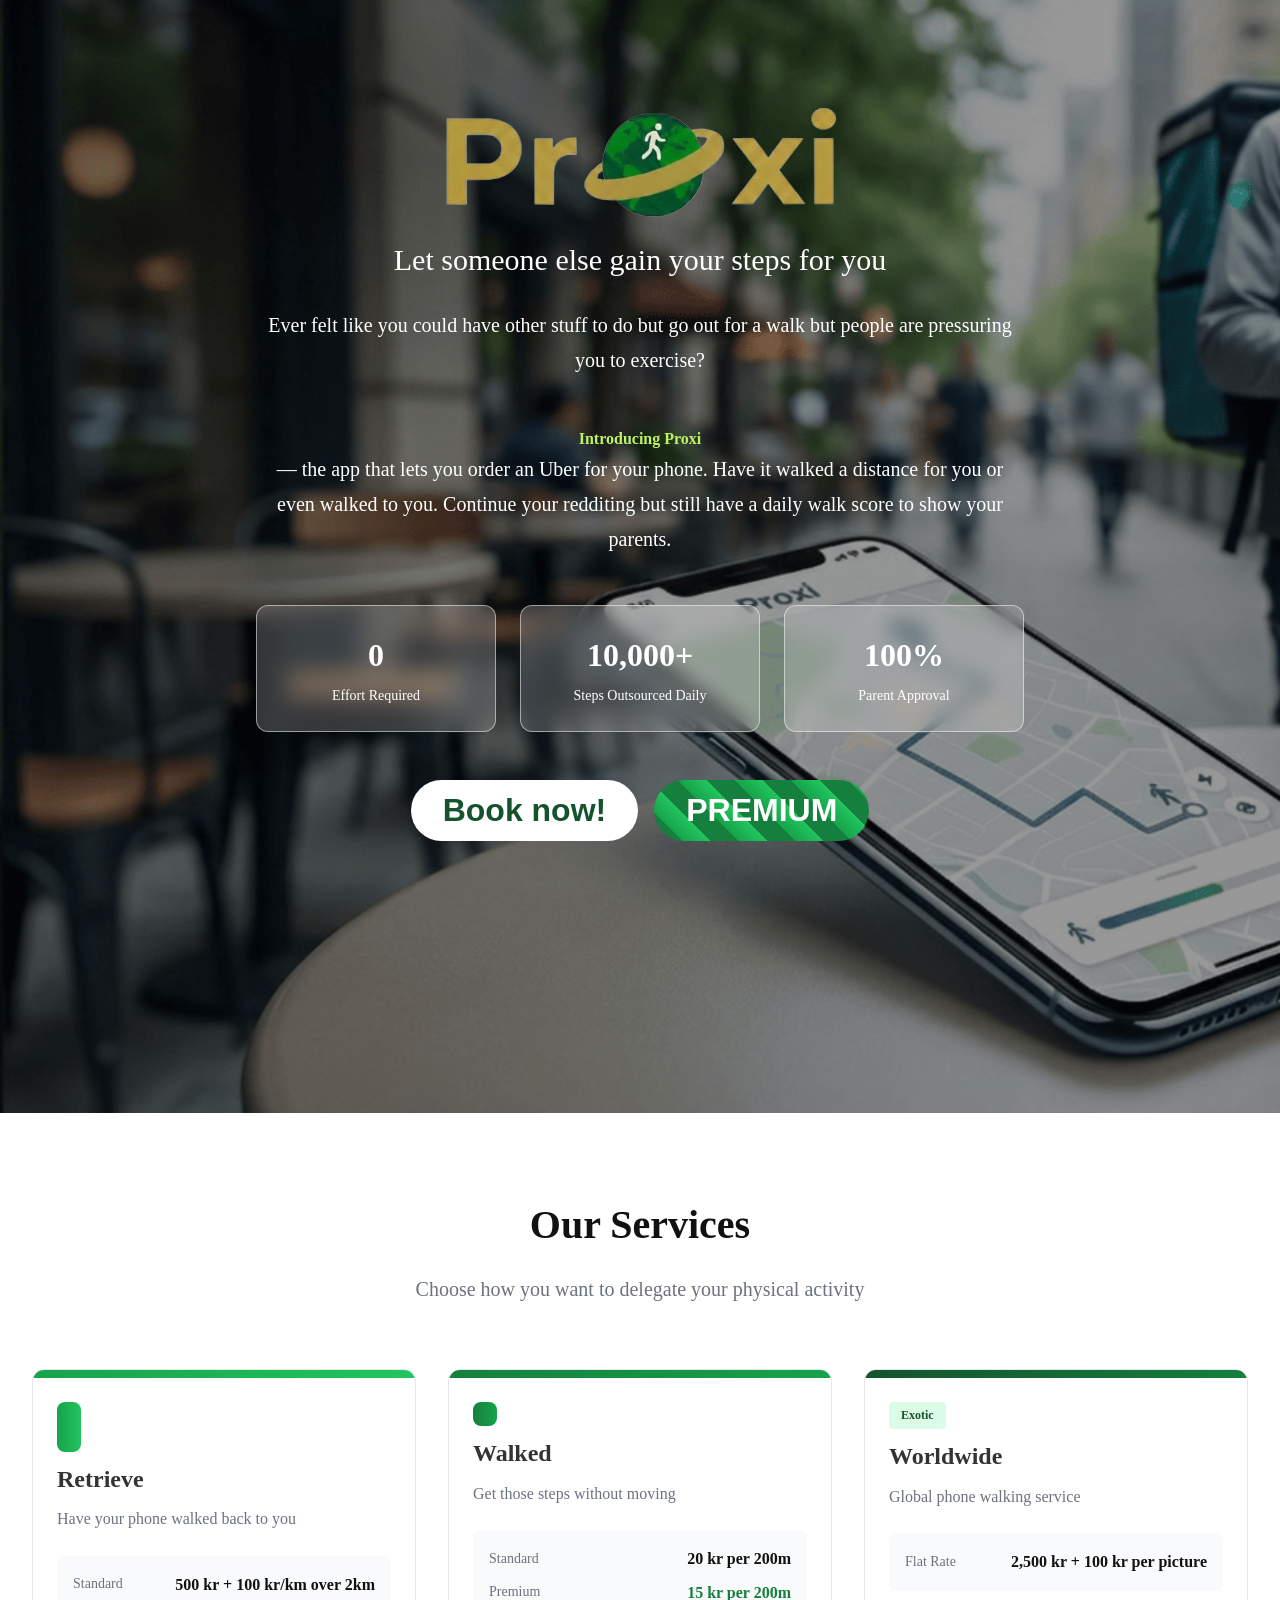
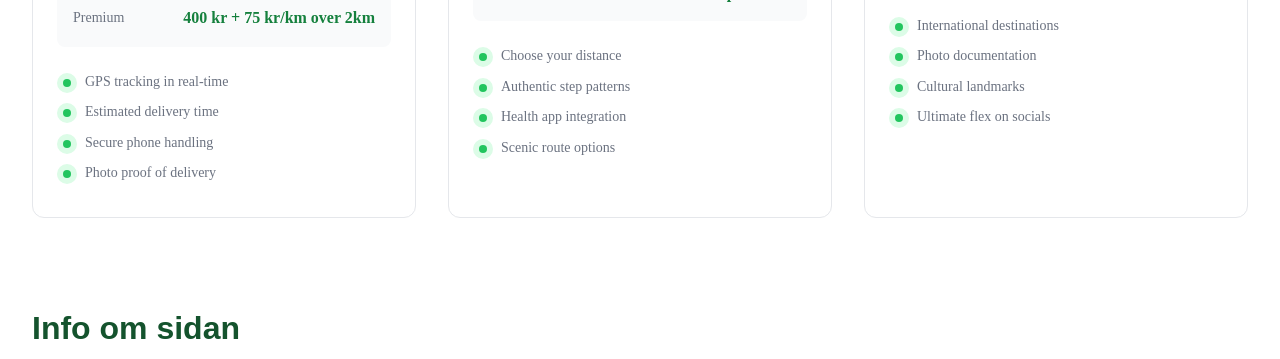
<file: index.html>
<!DOCTYPE html>
<html lang="en">

<head>
    <meta charset="UTF-8">
    <meta name="viewport" content="width=device-width, initial-scale=1.0">
    <title>Proxi</title>
    <link rel="stylesheet" href="style.css">
</head>

<body>
    <section class="hero">
        <div class="hero-logo">
            <img src="Company_name-no_background-smaller.png" alt="logo">
        </div>
        <p class="hero-tagline">Let someone else gain your steps for you</p>

        <p class="hero-description">
            Ever felt like you could have other stuff to do but go out for a walk but people are pressuring you to
            exercise?
        <p class="highlight">Introducing Proxi</p> 
        <p class="hero-description">— the app that lets you order an Uber for your phone.
        Have it walked a distance for you or even walked to you. Continue your redditing but still have a daily walk
        score to show your parents.</p>
        <div class="hero-stats">
            <div class="stat-card">
                <div class="stat-value">0</div>
                <div class="stat-label">Effort Required</div>
            </div>
            <div class="stat-card">
                <div class="stat-value">10,000+</div>
                <div class="stat-label">Steps Outsourced Daily</div>
            </div>
            <div class="stat-card">
                <div class="stat-value">100%</div>
                <div class="stat-label">Parent Approval</div>
            </div>
        </div>
        <div class="hero-buttons">
            <button class="btn" onclick="window.location.href ='booking.html'">Book now!</button>
            <button class="btn-premium" onclick="window.location.href ='premium.html'">PREMIUM</button>
        </div>
        <div class="filter"></div>
    </section>
    <section class="services">
        <div class="container">
            <div class="section-header">
                <h2>Our Services</h2>
                <p>Choose how you want to delegate your physical activity</p>
            </div>

            <div class="services-grid">
                <!-- Retrieve Service -->
                <div class="service-card">
                    <div class="service-gradient gradient-1"></div>
                    <div class="service-header">
                        <div class="service-icon gradient-1">
                            <svg viewBox="0 0 24 24" fill="none" stroke="currentColor" stroke-width="2">
                                <polygon points="3 11 22 2 13 21 11 13 3 11"></polygon>
                            </svg>
                        </div>
                    </div>
                    <h3>Retrieve</h3>
                    <p class="service-description">Have your phone walked back to you</p>

                    <div class="service-pricing">
                        <div class="price-row">
                            <p>Standard</p>
                            <p class="price">500 kr + 100 kr/km over 2km</p>
                        </div>
                        <div class="price-row premium">
                            <p>Premium</p>
                            <p class="price">400 kr + 75 kr/km over 2km</p>
                        </div>
                    </div>

                    <ul class="service-features">
                        <li>
                            <p class="check"></p>GPS tracking in real-time
                        </li>
                        <li>
                            <p class="check"></p>Estimated delivery time
                        </li>
                        <li>
                            <p class="check"></p>Secure phone handling
                        </li>
                        <li>
                            <p class="check"></p>Photo proof of delivery
                        </li>
                    </ul>
                </div>

                <!-- Walked Service -->
                <div class="service-card">
                    <div class="service-gradient gradient-2"></div>
                    <div class="service-header">
                        <div class="service-icon gradient-2">
                        </div>
                    </div>
                    <h3>Walked</h3>
                    <p class="service-description">Get those steps without moving</p>

                    <div class="service-pricing">
                        <div class="price-row">
                            <p>Standard</p>
                            <p class="price">20 kr per 200m</p>
                        </div>
                        <div class="price-row premium">
                            <p>Premium</p>
                            <p class="price">15 kr per 200m</p>
                        </div>
                    </div>

                    <ul class="service-features">
                        <li>
                            <p class="check"></p>Choose your distance
                        </li>
                        <li>
                            <p class="check"></p>Authentic step patterns
                        </li>
                        <li>
                            <p class="check"></p>Health app integration
                        </li>
                        <li>
                            <p class="check"></p>Scenic route options
                        </li>
                    </ul>
                </div>

                <!-- Worldwide Service -->
                <div class="service-card">
                    <div class="service-gradient gradient-3"></div>
                    <div class="service-header">
                        <p class="badge">Exotic</p>
                    </div>
                    <h3>Worldwide</h3>
                    <p class="service-description">Global phone walking service</p>

                    <div class="service-pricing">
                        <div class="price-row">
                            <p>Flat Rate</p>
                            <p class="price">2,500 kr + 100 kr per picture</p>
                        </div>
                    </div>

                    <ul class="service-features">
                        <li>
                            <p class="check"></p>International destinations
                        </li>
                        <li>
                            <p class="check"></p>Photo documentation
                        </li>
                        <li>
                            <p class="check"></p>Cultural landmarks
                        </li>
                        <li>
                            <p class="check"></p>Ultimate flex on socials
                        </li>
                    </ul>
                </div>
            </div>
        </div>
    </section>
    <button class="btn" onclick="window.location.href='info.html'">Info om sidan</button>

</body>

</html>
</file>
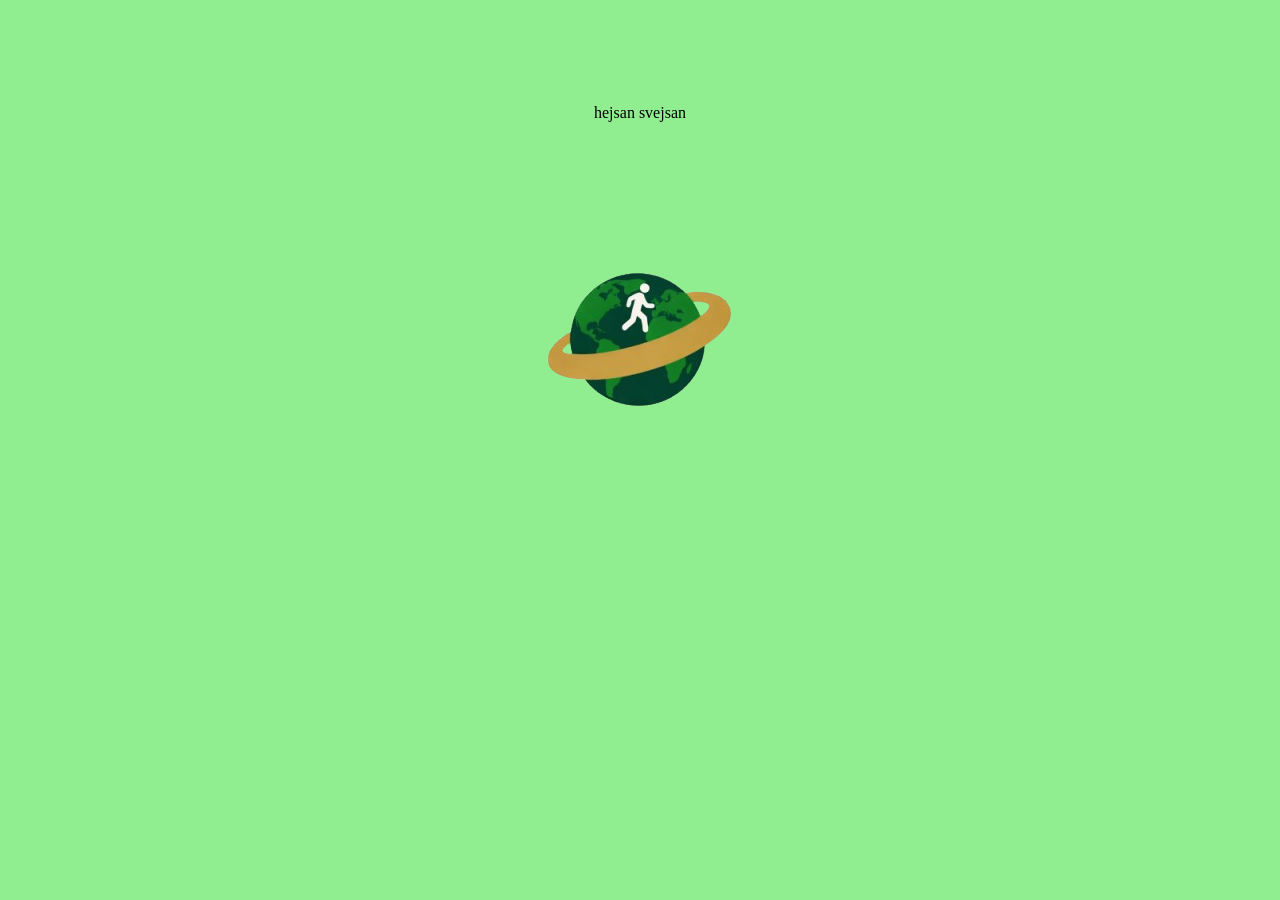
<file: booking.html>
<!DOCTYPE html>
<html lang="en">
<head>
    <meta charset="UTF-8">
    <meta name="viewport" content="width=device-width, initial-scale=1.0">
    <title>booking</title>
    <link rel="stylesheet" href="extra.css">
</head>
<body>
    <main>
        <nav>
            <p>hejsan svejsan</p>
            <button class="home" onclick="window.location.href = 'index.html'"><img src="Icon - no background.png" alt=""></button>
        </nav>
    </main>
</body>
</html>
</file>
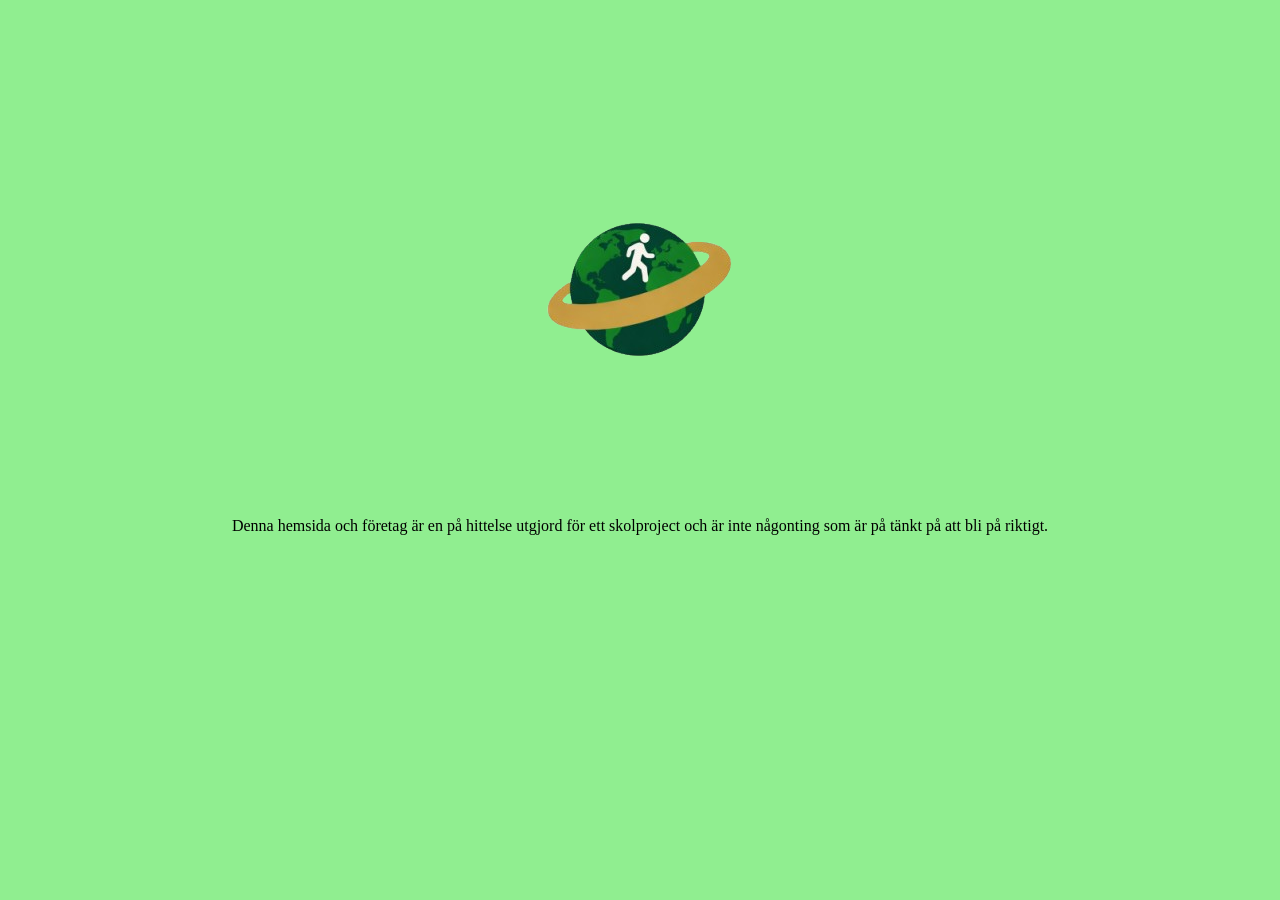
<file: info.html>
<!DOCTYPE html>
<html lang="en">
<head>
    <meta charset="UTF-8">
    <meta name="viewport" content="width=device-width, initial-scale=1.0">
    <title>info</title>
    <link rel="stylesheet" href="extra.css">        
</head>
<body>
    <button class="home" onclick="window.location.href = 'index.html'"><img src="Icon - no background.png" alt=""></button>
    <p>Denna hemsida och företag är en på hittelse utgjord för ett skolproject och är inte någonting som är på tänkt på att bli på riktigt.</p>
</body>
</html>
</file>
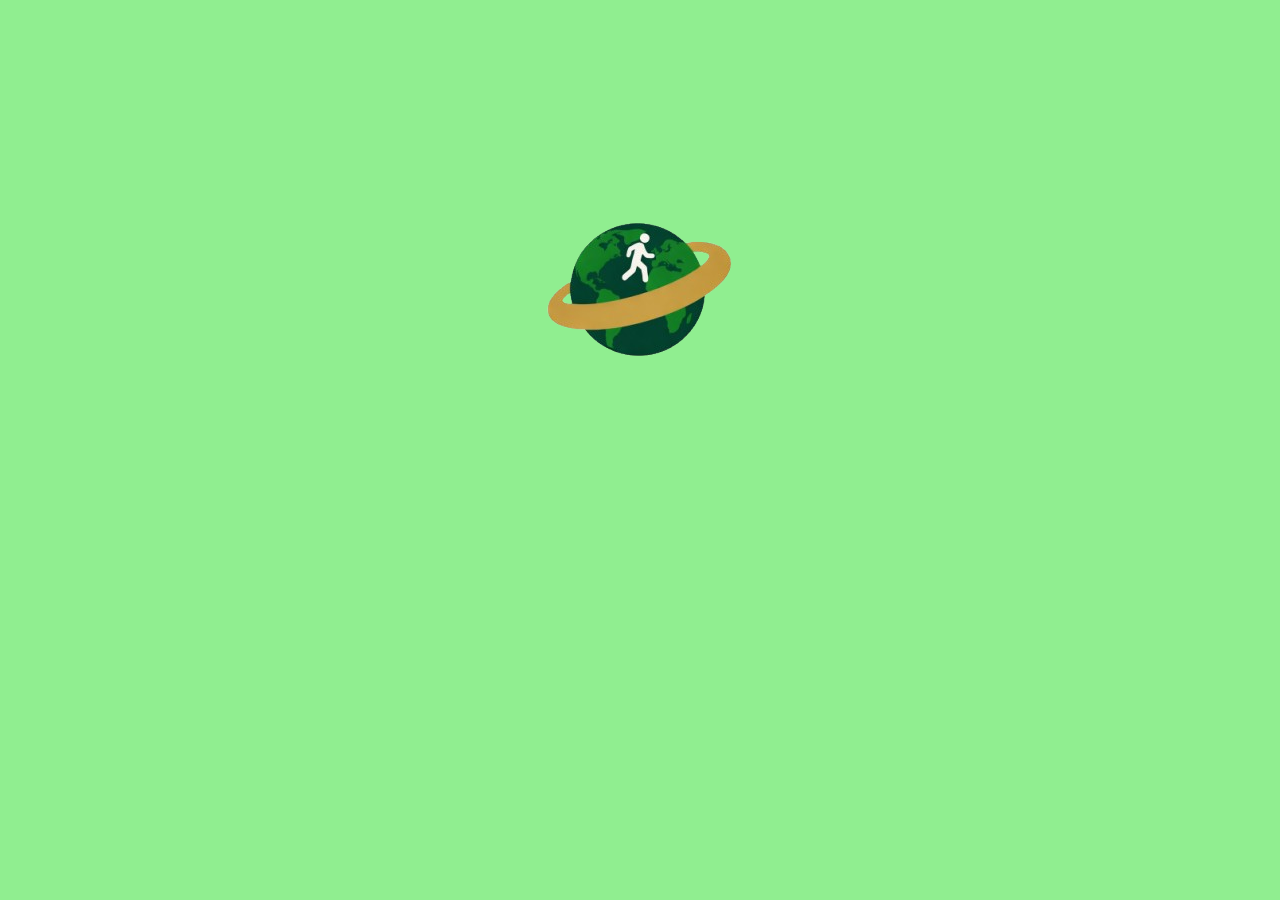
<file: Premium.html>
<!DOCTYPE html>
<html lang="en">
<head>
    <meta charset="UTF-8">
    <meta name="viewport" content="width=device-width, initial-scale=1.0">
    <title>hehe</title>
    <link rel="stylesheet" href="extra.css">
</head>
<body>
    <main>
        <nav>
            <button class="home" onclick="window.location.href = 'index.html'"><img src="Icon - no background.png" alt=""></button>
        </nav>
    </main>
</body>
</html>
</file>
<file: style.css>
*{
    margin: 0;
    padding: 0;
    box-sizing: border-box;
}

body{
    line-height: 1.6;
    color: #333;
    background: #ffffff;
}

.container{
    max-width: 1280px;
    margin: 0 auto;
    padding: 0 1rem;
}

.hero{
    position: relative;
    background-image: url(Gemini_Generated_Image_2fr2fr2fr2fr2fr2.png);
    background-size: cover;
    overflow: hidden;
    padding: 5rem 1rem 15rem;
    text-align: center;
    color: white;
}
@media (max-width: 950px) {
    .hero{ 
    background-image: url(88490961-4531-4d66-aa18-f1389e0db489.jpg);
    background-position: center;
    }

}

.hero > * {
    z-index: 100;
    position: relative;
}

.filter{
    position: absolute;
    inset: 0;
    background: rgba(0, 0, 0, 0.4);
    z-index: 1;
}

.hero-content{
    text-align: center;
}

.hero-logo{
    border: none;
    margin: 0;
    padding: 0;
    display: flex;
    justify-content: center;
    align-content: center;
}

.hero.logo h1{
    font-size: 3.5rem;
    font-weight: 800;
}

.hero-tagline {
    font-size: 1.875rem;
    font-weight: 500;
    margin-bottom: 1.5rem;
    color:white;
}

.hero-description {
    font-size: 1.25rem;
    max-width: 48rem;
    margin: 0 auto 3rem;
    color: white;
    line-height: 1.75;
}

.highlight {
    font-weight: 600;
    color: #bef264;
}

.hero-stats {
    display: grid;
    grid-template-columns: repeat(auto-fit, minmax(200px, 1fr));
    gap: 1.5rem;
    max-width: 48rem;
    margin: 0 auto 3rem;
}

.stat-card {
    background: rgba(255, 255, 255, 0.2);
    border: 1px solid rgba(255, 255, 255, 0.5);
    border-radius: 0.75rem;
    backdrop-filter: blur(10px);
    padding: 1.5rem;
    color: white;
}

.stat-icon {
    width: 2rem;
    height: 2rem;
    color: #bef264;
    margin: 0 auto 0.5rem;
}

.stat-value {
    font-size: 2rem;
    font-weight: bold;
    margin-bottom: 0.25rem;
}

.stat-label {
    font-size: 0.875rem;
    color: white;
}

.hero-buttons {
    display: flex;
    flex-wrap: wrap;
    gap: 1rem;
    justify-content: center;
    margin-bottom: 2rem;
}

.btn{
    font-size: 2rem;
    font-weight: 599;
    background: white;
    color: #14532d;
    border: none;
    border-radius: 100rem;
    padding: 0.75rem 2rem;
    cursor: pointer;
    transition: all 0.4s;
}

.btn:hover{
    border-color: gray;
    font-size: 2.2rem;
}

.btn-premium{
    font-size: 2rem;
    font-weight: 650;
    background: repeating-linear-gradient(45deg,#15803d 0px, #15803d 20px,#16a34a 20px, #22c55e 40px);
    color: white;
    border: none;
    cursor: pointer;
    border-radius: 100rem;
    padding: 0.75rem 2rem;
    transition: all 0.3s;
}

.btn-premium:hover{
    border: #22c55e;
    font-size: 2.2rem;
}

.hero-subtext {
    font-size: 0.875rem;
    color: rgba(255, 255, 255, 0.6);
    font-style: italic;
}

/* Services Section */
.services {
    padding: 5rem 1rem;
    background: white;
}

.section-header {
    text-align: center;
    margin-bottom: 4rem;
}

.section-header h2 {
    font-size: 2.5rem;
    font-weight: bold;
    color: #111;
    margin-bottom: 1rem;
}

.section-header p {
    font-size: 1.25rem;
    color: #6b7280;
    max-width: 42rem;
    margin: 0 auto;
}

.services-grid {
    display: grid;
    grid-template-columns: repeat(auto-fit, minmax(300px, 1fr));
    gap: 2rem;
}

.service-card {
    background: white;
    border: 1px solid #e5e7eb;
    border-radius: 0.75rem;
    overflow: hidden;
    transition: box-shadow 0.3s;
}

.service-card:hover {
    box-shadow: 0 20px 25px -5px rgba(0, 0, 0, 0.1), 0 10px 10px -5px rgba(0, 0, 0, 0.04);
}

.service-gradient {
    height: 0.5rem;
}

.gradient-1 {
    background: linear-gradient(to right, #16a34a, #22c55e);
}

.gradient-2 {
    background: linear-gradient(to right, #15803d, #16a34a);
}

.gradient-3 {
    background: linear-gradient(to right, #14532d, #15803d);
}

.service-header {
    padding: 1.5rem 1.5rem 0;
    display: flex;
    justify-content: space-between;
    align-items: flex-start;
    margin-bottom: 0.5rem;
}

.service-icon {
    padding: 0.75rem;
    border-radius: 0.5rem;
    color: white;
}

.badge {
    background: #dcfce7;
    color: #14532d;
    padding: 0.25rem 0.75rem;
    border-radius: 0.25rem;
    font-size: 0.75rem;
    font-weight: 600;
}

.service-card h3 {
    font-size: 1.5rem;
    font-weight: 700;
    padding: 0 1.5rem;
    margin-bottom: 0.5rem;
}

.service-description {
    color: #6b7280;
    padding: 0 1.5rem;
    margin-bottom: 1.5rem;
}

.service-pricing {
    background: #f9fafb;
    border-radius: 0.5rem;
    padding: 1rem;
    margin: 0 1.5rem 1.5rem;
}

.price-row {
    display: flex;
    justify-content: space-between;
    align-items: center;
    margin-bottom: 0.5rem;
}

.price-row:last-child {
    margin-bottom: 0;
}

.price-row p:first-child {
    font-size: 0.875rem;
    color: #6b7280;
}

.price-row .price {
    font-weight: 600;
    color: #111;
}

.price-row.premium .price {
    color: #15803d;
}

.service-features {
    list-style: none;
    padding: 0 1.5rem 1.5rem;
}

.service-features li {
    display: flex;
    align-items: flex-start;
    gap: 0.5rem;
    margin-bottom: 0.5rem;
    font-size: 0.875rem;
    color: #6b7280;
}

.check {
    width: 1.25rem;
    height: 1.25rem;
    background: #dcfce7;
    border-radius: 50%;
    display: inline-block;
    position: relative;
    flex-shrink: 0;
    margin-top: 0.125rem;
}

.check::after {
    content: '';
    position: absolute;
    width: 0.5rem;
    height: 0.5rem;
    background: #22c55e;
    border-radius: 50%;
    top: 50%;
    left: 50%;
    transform: translate(-50%, -50%);
}

.home{
    padding: 0;
    margin: 0; 
    border: transparent;
    background: transparent;
    cursor: pointer;
    transition: all 0.4s;
}

.home:hover{
    border: gray;
}
</file>
<file: extra.css>
body{
    background-color: lightgreen;
    background-size: cover;
    overflow: auto;
    text-align: center;
    padding:5rem 1rem 15rem ;
    color:black;
    size: 100%;
}

.home{
    background: transparent;
    border: none;
    cursor: pointer;
    size: 2rem;
    transition:all 0.3s ;
}

.home:hover{
    border: gray;
}
</file>
